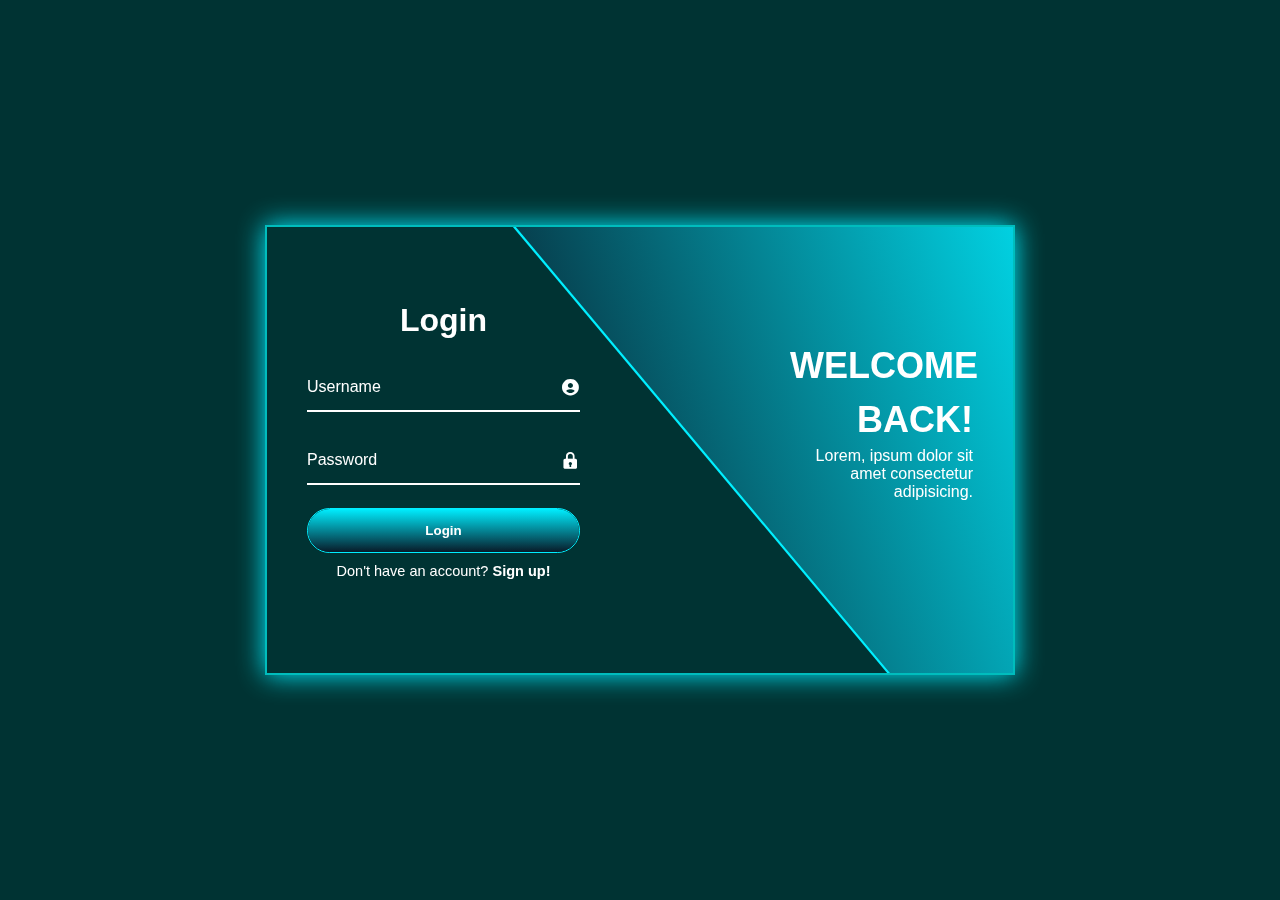
<file: 01-Authentication-template/index.html>
<!DOCTYPE html>
<html lang="en">

<head>
    <meta charset="UTF-8">
    <meta name="viewport" content="width=device-width, initial-scale=1.0">
    <link rel="stylesheet" href="style.css">
    <link href='https://unpkg.com/boxicons@2.1.4/css/boxicons.min.css' rel='stylesheet'>
    <title>login | Register</title>
</head>

<body>
    <div class="wrapper">
        <span class="bg-animation"></span>
        <span class="bg-animation2"></span>
        <div class="form-box login animation" style="--i:1;--j:26">
            <h2 class="animation" style="--i:2;--j:25">Login</h2>
            <form action="#">
                <div class="input-box animation" style="--i:3;--j:24">
                    <input type="text" name="username" required>
                    <label for="username">Username</label>
                    <i class='bx bxs-user-circle'></i>
                </div>
                <div class="input-box animation" style="--i:4;--j:23">
                    <input type="password" name="password" required>
                    <label for="password">Password</label>
                    <i class='bx bxs-lock'></i>
                </div>
                <button class="btn animation" type="submit" style="--i:5;--j:22">Login</button>
                <div class="logreg-link animation" style="--i:6;--j:21">
                    <p>Don't have an account?
                        <a class="sign-up-link" href="#sign-up">Sign up!</a>
                    </p>
                </div>
            </form>
        </div>
        <div class="info-text login">
            <h2 class="animation" style="--i:1;--j:20">Welcome Back!</h2>
            <p class="animation" style="--i:2;--j:21">Lorem, ipsum dolor sit amet consectetur adipisicing.</p>
        </div>

        <!-- ---------- Sign Up ----------- -->

        <div class="form-box sign-up animation">
            <h2 class="animation" style="--i:17;--j:0">Sing Up</h2>
            <form action="#">
                <div class="input-box animation" style="--i:18;--j:1">
                    <input type="text" name="username" required>
                    <label for="username">Username</label>
                    <i class='bx bxs-user-circle'></i>
                </div>
                <div class="input-box animation" style="--i:19;--j:2">
                    <input type="text" name="phoneNumber" required>
                    <label for="phoneNumber">Phone Number</label>
                    <i class='bx bxs-phone'></i>
                </div>
                <div class="input-box animation" style="--i:20;--j:3">
                    <input type="password" name="password" required>
                    <label for="password">Password</label>
                    <i class='bx bxs-lock'></i>
                </div>
                <button class="btn animation" style="--i:22;--j:5" type="submit">Sign Up</button>
                <div class="logreg-link animation" style="--i:23;--j:6">
                    <p>Already have an account?
                        <a class="login-link" href="#">Login!</a>
                    </p>
                </div>
            </form>
        </div>
        <div class="info-text sign-up">
            <h2 class="animation" style="--i:17;--j:0">Welcome Back!</h2>
            <p class="animation" style="--i:18;--j:1">Lorem, ipsum dolor sit amet consectetur adipisicing.</p>
        </div>
    </div>


    <script src="https://code.jquery.com/jquery-3.7.1.slim.min.js" integrity="sha256-kmHvs0B+OpCW5GVHUNjv9rOmY0IvSIRcf7zGUDTDQM8=" crossorigin="anonymous"></script>
    <script src="script.js"></script>
</body>

</html>
</file>
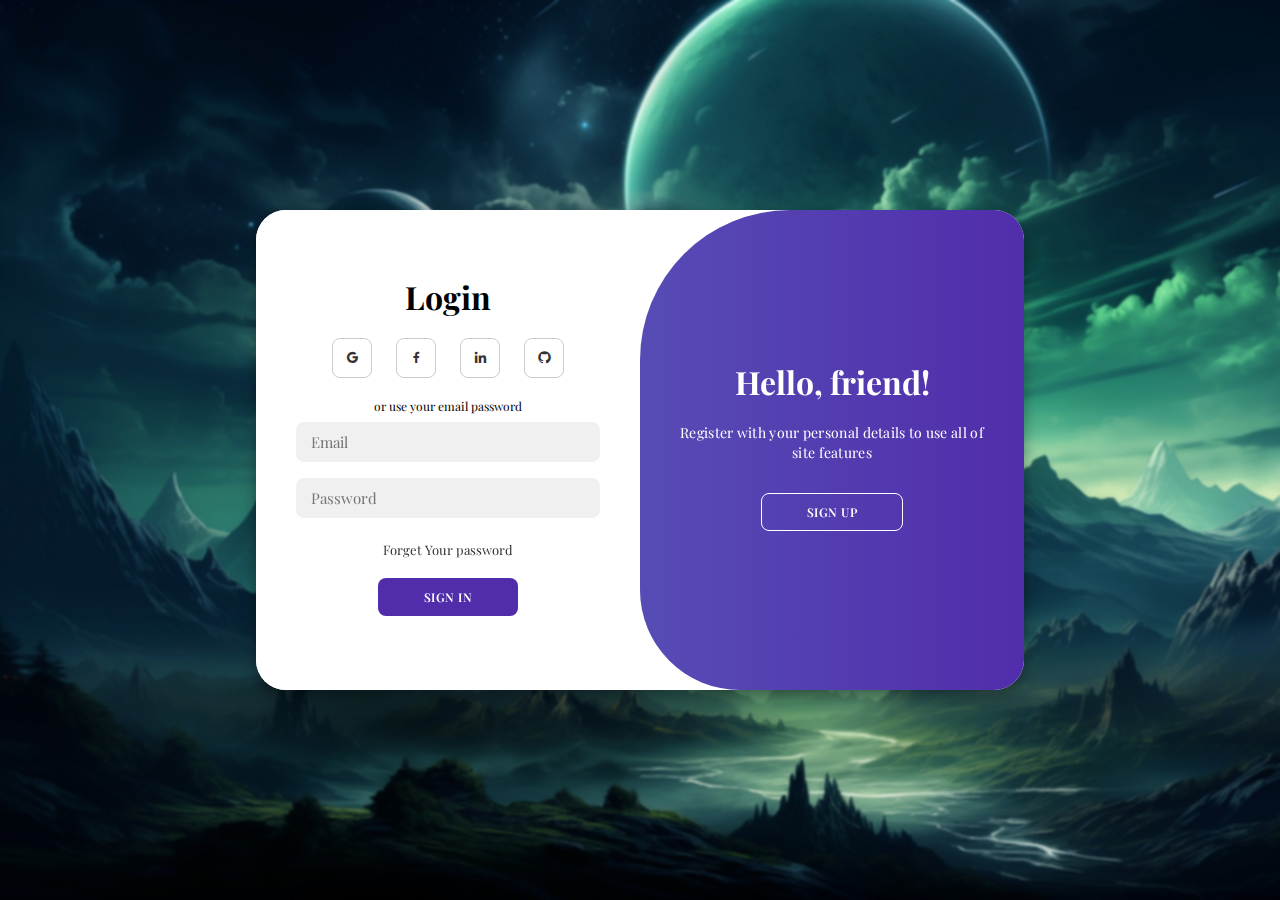
<file: 02-Authentication-template/index.html>
<!DOCTYPE html>
<html lang="en">

<head>
    <meta charset="UTF-8">
    <meta name="viewport" content="width=device-width, initial-scale=1.0">
    <link href='https://unpkg.com/boxicons@2.1.4/css/boxicons.min.css' rel='stylesheet'>
    <link rel="stylesheet" href="style.css">
    <title>Document</title>
</head>

<body>
    <div class="container" id="container">

        <!-- Sing Up -->
        <div class="form-container sign-up">
            <form action="" method="">
                <h1>Create account</h1>
                <div class="social-icons">
                    <a href="#" class="icon"><i class='bx bxl-google'></i></a>
                    <a href="#" class="icon"><i class='bx bxl-facebook'></i></a>
                    <a href="#" class="icon"><i class='bx bxl-linkedin'></i></a>
                    <a href="#" class="icon"><i class='bx bxl-github'></i></a>
                </div>
                <span>or use your email for registeration</span>
                <input type="text" placeholder="Name">
                <input type="email" placeholder="Email">
                <input type="password" placeholder="Password">
                <button type="submit">Sign Up</button>
            </form>
        </div>

        <!-- Sing in -->
        <div class="form-container sign-in">
            <form action="" method="">
                <h1>Login </h1>
                <div class="social-icons">
                    <a href="#" class="icon"><i class='bx bxl-google'></i></a>
                    <a href="#" class="icon"><i class='bx bxl-facebook'></i></a>
                    <a href="#" class="icon"><i class='bx bxl-linkedin'></i></a>
                    <a href="#" class="icon"><i class='bx bxl-github'></i></a>
                </div>
                <span>or use your email password</span>
                <input type="email" placeholder="Email">
                <input type="password" placeholder="Password">
                <a class="forget" href="#">Forget Your password</a>
                <button type="submit">Sign In</button>
            </form>
        </div>
        <div class="toggle-container">
            <div class="toggle">
                <div class="toggle-panel toggle-left">
                    <h1>Welcome Back</h1>
                    <p>Enter your personal details to use all of site features</p>
                    <button class="hidden" id="login">Sign In</button>
                </div>
                <div class="toggle-panel toggle-right">
                    <h1>Hello, friend!</h1>
                    <p>Register with your personal details to use all of site features</p>
                    <button class="hidden" id="register">Sign Up</button>
                </div>
            </div>
        </div>
    </div>


    <script src="script.js"></script>
</body>

</html>
</file>
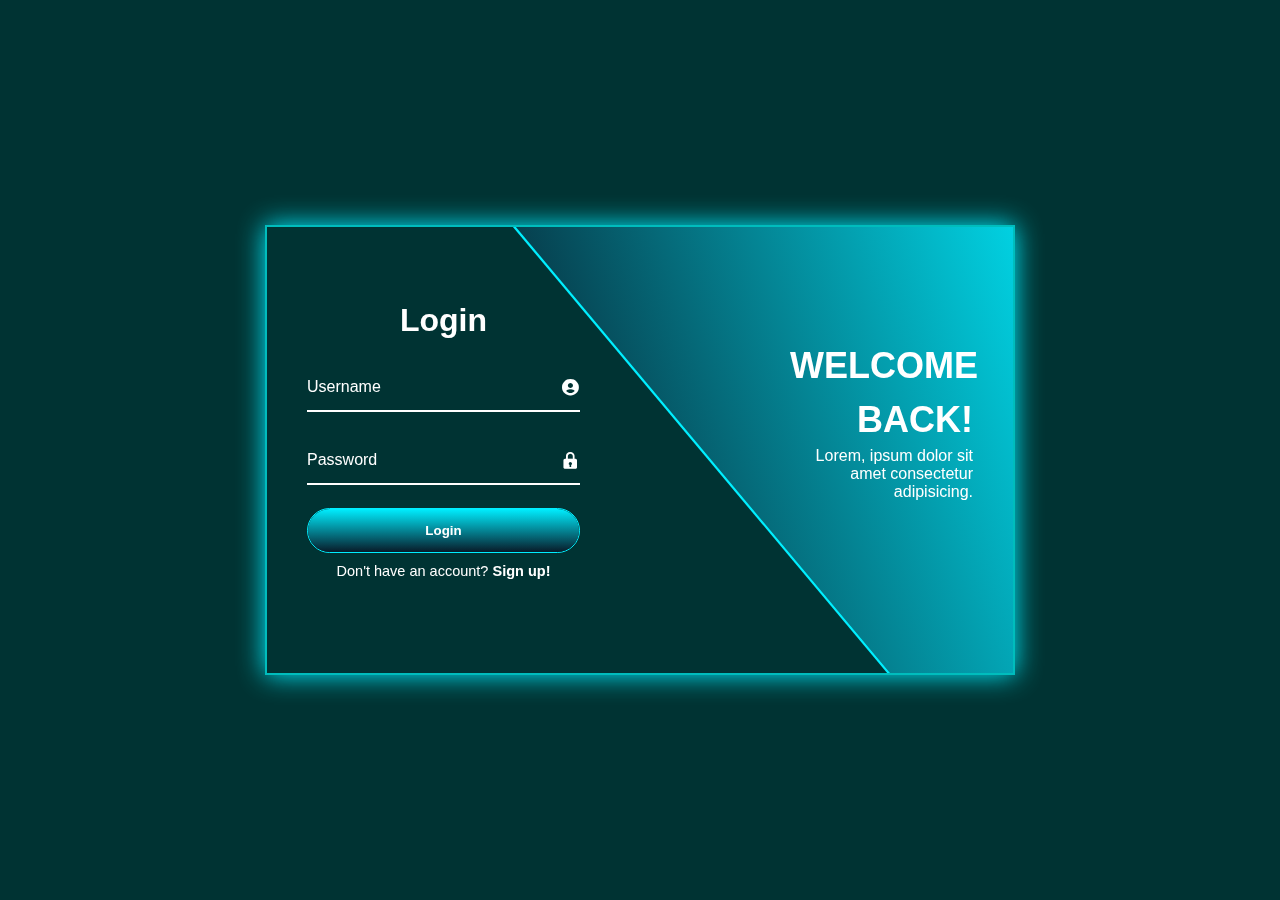
<file: 01-Authentication-template/login&singUp.html>
<!DOCTYPE html>
<html lang="en">

<head>
    <meta charset="UTF-8">
    <meta name="viewport" content="width=device-width, initial-scale=1.0">
    <link rel="stylesheet" href="style.css">
    <link href='https://unpkg.com/boxicons@2.1.4/css/boxicons.min.css' rel='stylesheet'>
    <title>login</title>
</head>

<body>
    <div class="wrapper">
        <span class="bg-animation"></span>
        <span class="bg-animation2"></span>
        <div class="form-box login animation" style="--i:1;--j:26">
            <h2 class="animation" style="--i:2;--j:25">Login</h2>
            <form action="#">
                <div class="input-box animation" style="--i:3;--j:24">
                    <input type="text" name="username" required>
                    <label for="username">Username</label>
                    <i class='bx bxs-user-circle'></i>
                </div>
                <div class="input-box animation" style="--i:4;--j:23">
                    <input type="password" name="password" required>
                    <label for="password">Password</label>
                    <i class='bx bxs-lock'></i>
                </div>
                <button class="btn animation" type="submit" style="--i:5;--j:22">Login</button>
                <div class="logreg-link animation" style="--i:6;--j:21">
                    <p>Don't have an account?
                        <a class="sign-up-link" href="#sign-up">Sign up!</a>
                    </p>
                </div>
            </form>
        </div>
        <div class="info-text login">
            <h2 class="animation" style="--i:1;--j:20">Welcome Back!</h2>
            <p class="animation" style="--i:2;--j:21">Lorem, ipsum dolor sit amet consectetur adipisicing.</p>
        </div>

        <!-- ---------- Sign Up ----------- -->

        <div class="form-box sign-up animation">
            <h2 class="animation" style="--i:17;--j:0">Sing Up</h2>
            <form action="#">
                <div class="input-box animation" style="--i:18;--j:1">
                    <input type="text" name="username" required>
                    <label for="username">Username</label>
                    <i class='bx bxs-user-circle'></i>
                </div>
                <div class="input-box animation" style="--i:19;--j:2">
                    <input type="text" name="phoneNumber" required>
                    <label for="phoneNumber">Phone Number</label>
                    <i class='bx bxs-phone'></i>
                </div>
                <div class="input-box animation" style="--i:20;--j:3">
                    <input type="password" name="password" required>
                    <label for="password">Password</label>
                    <i class='bx bxs-lock'></i>
                </div>
                <button class="btn animation" style="--i:22;--j:5" type="submit">Sign Up</button>
                <div class="logreg-link animation" style="--i:23;--j:6">
                    <p>Already have an account?
                        <a class="login-link" href="#">Login!</a>
                    </p>
                </div>
            </form>
        </div>
        <div class="info-text sign-up">
            <h2 class="animation" style="--i:17;--j:0">Welcome Back!</h2>
            <p class="animation" style="--i:18;--j:1">Lorem, ipsum dolor sit amet consectetur adipisicing.</p>
        </div>
    </div>


    <script src="https://code.jquery.com/jquery-3.7.1.slim.min.js" integrity="sha256-kmHvs0B+OpCW5GVHUNjv9rOmY0IvSIRcf7zGUDTDQM8=" crossorigin="anonymous"></script>
    <script src="script.js"></script>
</body>

</html>
</file>
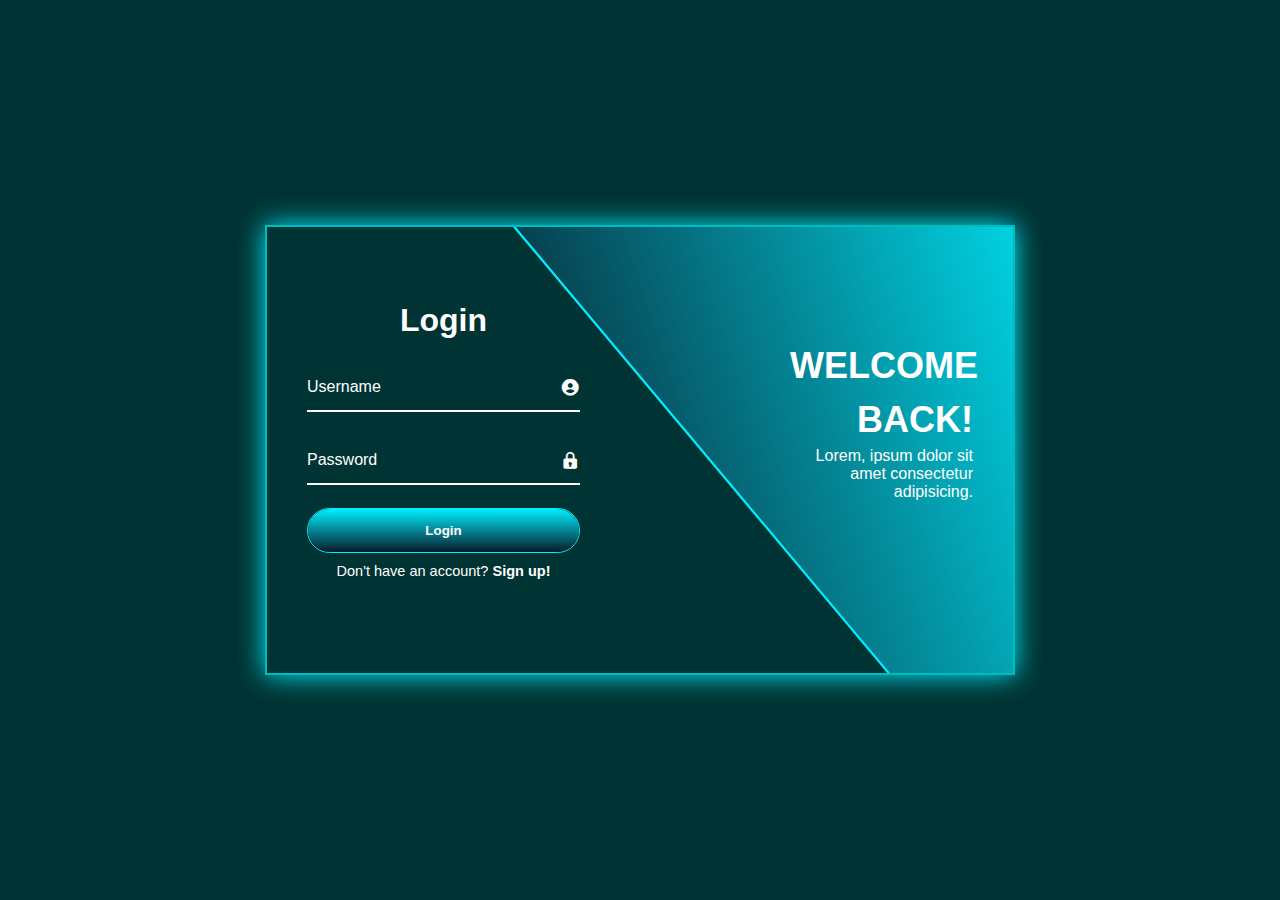
<file: 01-Authentication-template/separate/login.html>
<!DOCTYPE html>
<html lang="en">

<head>
    <meta charset="UTF-8">
    <meta name="viewport" content="width=device-width, initial-scale=1.0">
    <link rel="stylesheet" href="../style.css">
    <link href='https://unpkg.com/boxicons@2.1.4/css/boxicons.min.css' rel='stylesheet'>
    <title>login</title>
</head>

<body>
    <div class="wrapper">
        <span class="bg-animation"></span>
        <div class="form-box login">
            <h2>Login</h2>
            <form action="#">
                <div class="input-box">
                    <input type="text" required name="username" id="username">
                    <label for="username">Username</label>
                    <i class='bx bxs-user-circle'></i>
                </div>
                <div class="input-box">
                    <input type="password" required name="password" id="password">
                    <label for="password">Password</label>
                    <i class='bx bxs-lock'></i>
                </div>
                <button class="btn" type="submit">Login</button>
                <div class="logreg-link">
                    <p>Don't have an account?
                        <a href="signUp.html">Sign up!</a>
                    </p>
                </div>
            </form>
        </div>
        <div class="info-text login">
            <h2>Welcome Back!</h2>
            <p>Lorem, ipsum dolor sit amet consectetur adipisicing.</p>
        </div>
    </div>
</body>

</html>
</file>
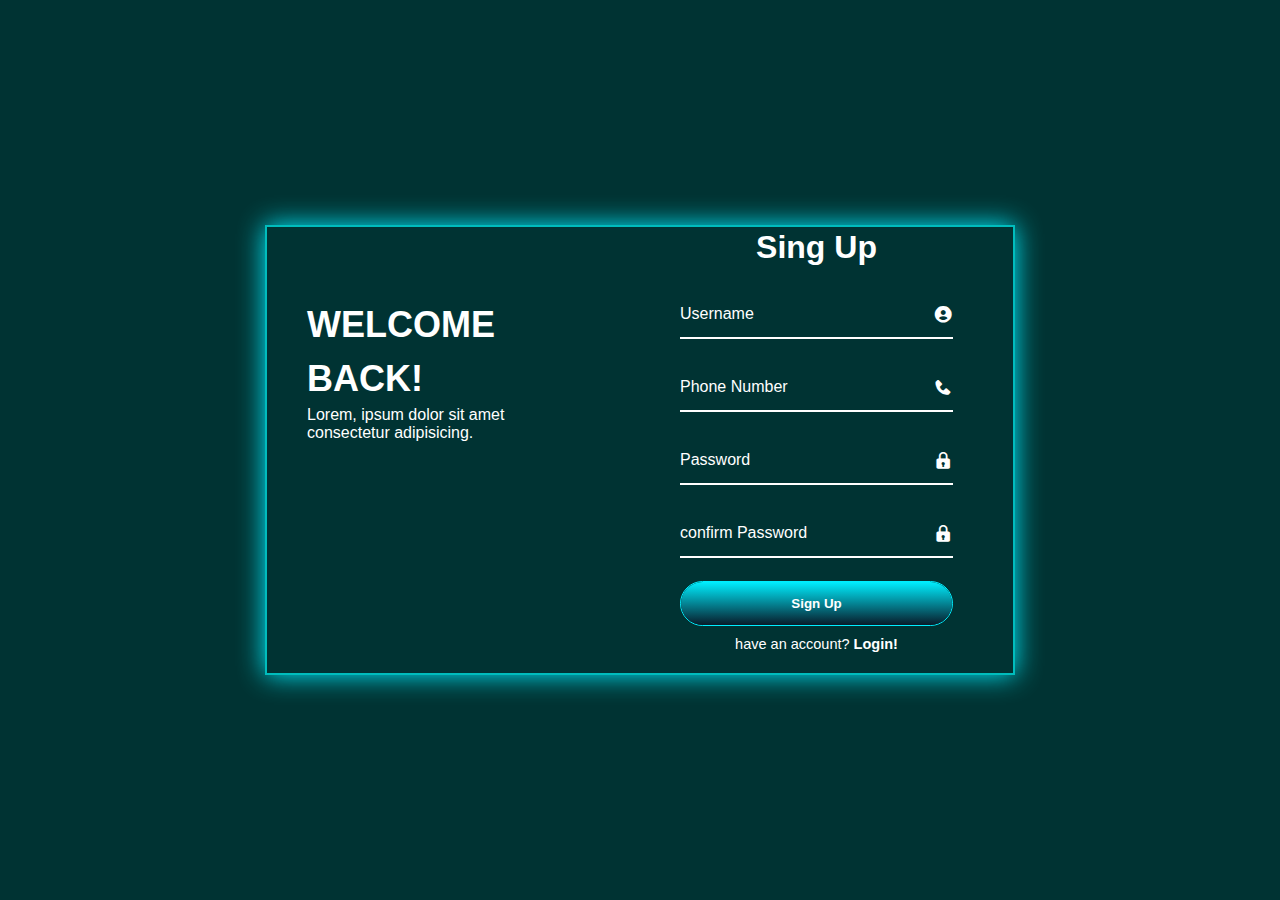
<file: 01-Authentication-template/separate/signUp.html>
<!DOCTYPE html>
<html lang="en">

<head>
    <meta charset="UTF-8">
    <meta name="viewport" content="width=device-width, initial-scale=1.0">
    <link rel="stylesheet" href="../style.css">
    <link href='https://unpkg.com/boxicons@2.1.4/css/boxicons.min.css' rel='stylesheet'>
    <title>sign up</title>
</head>

<body>
    <div class="wrapper">
        <span class="bg-animation-sign-up"></span>
        <div class="form-box sign-up">
            <h2>Sing Up</h2>
            <form action="#">
                <div class="input-box">
                    <input type="text" name="username" id="username" required>
                    <label for="username">Username</label>
                    <i class='bx bxs-user-circle'></i>
                </div>
                <div class="input-box">
                    <input type="text" name="phoneNumber" id="phoneNumber" required>
                    <label for="phoneNumber">Phone Number</label>
                    <i class='bx bxs-phone'></i>
                </div>
                <div class="input-box">
                    <input type="password" name="password" id="password" required>
                    <label for="password">Password</label>
                    <i class='bx bxs-lock'></i>
                </div>
                <div class="input-box">
                    <input type="password" name="confirmPassword" id="confirmPassword" required>
                    <label for="confirmPassword">confirm Password</label>
                    <i class='bx bxs-lock'></i>
                </div>
                <button class="btn" type="submit">Sign Up</button>
                <div class="logreg-link">
                    <p> have an account?
                        <a href="login.html">Login!</a>
                    </p>
                </div>
            </form>
        </div>
        <div class="info-text sign-up">
            <h2>Welcome Back!</h2>
            <p>Lorem, ipsum dolor sit amet consectetur adipisicing.</p>
        </div>
    </div>
</body>

</html>
</file>
<file: 01-Authentication-template/style.css>
* {
    margin: 0;
    padding: 0;
    box-sizing: border-box;
    font-family: Verdana, Geneva, Tahoma, sans-serif;
}

body {
    display: flex;
    justify-content: center;
    align-items: center;
    min-height: 100vh;
    background-color: rgb(0, 51, 51);
}

.wrapper {
    position: relative;
    height: 450px;
    width: 750px;
    background-color: transparent;
    border: 2px solid rgb(0, 189, 189);
    overflow: hidden;
    box-shadow: 0 0 25px #0ef;
}

.wrapper .form-box {
    position: absolute;
    top: 0;
    width: 50%;
    height: 100%;
    display: flex;
    flex-direction: column;
    justify-content: center;
}

.wrapper .form-box.login {
    left: 0;
    padding: 0 60px 0 40px;
}

.wrapper .form-box.login .animation {
    transform: translateX(0);
    opacity: 1;
    filter: blur(0);
    transition: .7s ease;
    transition-delay: calc(.1s* var(--j));
}

.wrapper.active .form-box.login .animation {
    transform: translateX(-120%);
    opacity: 0;
    filter: blur(10px);
    transition-delay: calc(.1s * var(--i));
}

.form-box h2 {
    font-size: 32px;
    color: #fff;
    text-align: center;
}

.form-box .input-box {
    position: relative;
    width: 100%;
    height: 50px;
    margin: 23px 0;
}

.input-box input {
    width: 100%;
    height: 100%;
    background-color: transparent;
    border: none;
    outline: none;
    border-bottom: 2px solid #fff;
    font-size: 16px;
    font-weight: 500;
    color: #fff;
    padding-right: 23px;
    transition: .5s;

}

.input-box input:focus,
.input-box input:valid {
    border-bottom-color: #0ef;
}


.input-box label {
    position: absolute;
    top: 50%;
    left: 0px;
    transform: translateY(-50%);
    font-size: 16px;
    color: #fff;
    pointer-events: none;
    transition: 0.5s;
}

.input-box input:focus~label,
.input-box input:valid~label {
    top: -5px;
    color: #0ef;
}

.input-box i {
    position: absolute;
    top: 50%;
    right: 0;
    transform: translateY(-50%);
    color: #fff;
    font-size: 20px;
}

.input-box input:focus~i,
.input-box input:valid~i {
    color: #0ef;
}

.btn {
    position: relative;
    height: 45px;
    width: 100%;
    background: transparent;
    border: 1px solid #0ef;
    font-weight: 600;
    outline: none;
    border-radius: 45px;
    cursor: pointer;
    z-index: 1;
    overflow: hidden;
    color: #fff;
}

.btn::before {
    content: '';
    position: absolute;
    top: -100%;
    left: 0;
    height: 300%;
    width: 100%;
    background: linear-gradient(#081b29, #0ef, #081b29, #0ef);
    z-index: -1;
    transition: .5s;
}

.btn:hover::before {
    top: 0;
}

.form-box .logreg-link {
    font-size: 14.5px;
    color: #fff;
    text-align: center;
    margin: 10px 0 20px;
}

.logreg-link p a {
    color: #fff;
    text-decoration: none;
    font-weight: 600;
}

.logreg-link p a:hover {
    text-decoration: underline;
}

.wrapper .info-text {
    position: absolute;
    top: 0;
    right: 0;
    width: 50%;
    height: 100%;
    display: flex;
    flex-direction: column;
    justify-content: center;
}

.wrapper .info-text.login {
    right: 0;
    text-align: right;
    padding: 0 40px 60px 150px;
}

.wrapper .info-text.login .animation {
    transform: translateX(0);
    opacity: 1;
    filter: blur(0);
    transition: .7s ease;
    transition-delay: calc(.1s * var(--j));
}

.wrapper.active .info-text.login .animation {
    transform: translateX(120%);
    opacity: 0;
    filter: blur(10px);
    transition-delay: calc(.1s * var(--i));
}


.info-text h2 {
    font-size: 36px;
    color: #fff;
    line-height: 1.5;
    text-transform: uppercase;
}

.info-text p {
    color: #fff;
    font-size: 16px;
}

.wrapper .bg-animation {
    position: absolute;
    top: -4px;
    right: 0;
    width: 850px;
    height: 600px;
    background: linear-gradient(45deg, #081b29, #0ef);
    border-bottom: 3px solid #0ef;
    transform: rotate(10deg) skewY(40deg);
    transform-origin: bottom right;
    transition: 1.9s ease;
    transition-delay: 1.3s;
}

.wrapper.active .bg-animation {
    transition-delay: .5s;
    transform: rotate(0) skewY(0);
}

.wrapper .bg-animation2 {
    position: absolute;
    top: 100%;
    left: 250px;
    width: 850px;
    height: 700px;
    background: #081b29;
    border-bottom: 3px solid #0ef;
    transform: rotate(0) skewY(0);
    transform-origin: bottom left;
    transition: 1.2s ease;
    transition-delay: .5s;
}

.wrapper.active .bg-animation2 {
    transform: rotate(-12deg) skewY(-42deg);
    transition-delay: 1.2s;
}

.wrapper .form-box.sign-up {
    right: 0;
    padding: 0 60px 0 40px;
    pointer-events: none;
}

.wrapper.active .form-box.sign-up {
    pointer-events: auto;
}

.wrapper .form-box.sign-up .animation {
    transform: translateX(125%);
    opacity: 0;
    filter: blur(10px);
    transition: .7s ease;
    transition-delay: calc(.1s* var(--j));
}

.wrapper.active .form-box.sign-up .animation {
    transform: translateX(0);
    opacity: 1;
    filter: blur(0);
    transition-delay: calc(.1s* var(--i));
}

.wrapper .info-text.sign-up {
    left: 0;
    text-align: left;
    padding: 0 130px 160px 40px;
    pointer-events: none;
}
.wrapper.active .info-text.sign-up {
pointer-events: auto;
}
.wrapper .info-text.sign-up .animation {
    transform: translateX(-125%);
    transition: 0.7s ease;
}

.wrapper.active .info-text.sign-up .animation {
    transform: translateX(0);
    opacity: 1;
    filter: blur(0);
    transition-delay: calc(.1s* var(--i));
}
</file>
<file: 02-Authentication-template/style.css>
@import url("https://fonts.googleapis.com/css2?family=Playfair+Display:ital,wght@0,400..900;1,400..900&display=swap");

* {
  margin: 0;
  padding: 0;
  box-sizing: border-box;
  font-family: "Playfair Display", sans-serif;
}

body {
  background: url("./images/back.jpg") no-repeat;
  background-size: cover;
  backdrop-filter: blur(1px);
  display: flex;
  align-items: center;
  justify-content: center;
  flex-direction: column;
  height: 100vh;
}

.container {
  background-color: #fff;
  border-radius: 30px;
  box-shadow: 0 5px 15px rgba(0, 0, 0, 0.35);
  position: relative;
  overflow: hidden;
  width: 768px;
  max-width: 100%;
  min-height: 480px;
}

.container p {
  font-size: 14px;
  line-height: 20px;
  letter-spacing: 0.3px;
  margin: 20px 0;
}

.container span {
  font-size: 12px;
}

.container a {
  color: #333;
  font-size: 13px;
  text-decoration: none;
  margin: 15px 0 10px;
}

.container .forget:hover {
  color: #000000;
  text-decoration: underline;
}

.container button {
  background-color: #512dab;
  color: #fff;
  font-size: 12px;
  padding: 10px 45px;
  border: 1px solid transparent;
  font-weight: 600;
  border-radius: 8px;
  text-transform: uppercase;
  letter-spacing: 0.5px;
  margin: 10px;
  cursor: pointer;
}

.container button.hidden {
  background-color: transparent;
  border-color: #fff;
}

.container form {
  background-color: #fff;
  display: flex;
  align-items: center;
  justify-content: center;
  flex-direction: column;
  padding: 0 40px;
  height: 100%;
}

.container input {
  background-color: #f0f0f0;
  border: none;
  margin: 8px 0;
  padding: 10px 15px;
  outline: none;
  font-size: 15px;
  width: 100%;
  border-radius: 8px;
}

.form-container {
  position: absolute;
  top: 0;
  height: 100%;
  transition: all 0.6s ease-in-out;
}

.sign-in {
  left: 0;
  width: 50%;
  z-index: 2;
}

.container.active .sign-in {
  transform: translateX(100%);
}

.sign-up {
  left: 0;
  width: 50%;
  opacity: 0;
  z-index: 1;
}

.container.active .sign-up {
  transform: translateX(100%);
  opacity: 1;
  z-index: 5;
  animation: move 0.6s;
}

@keyframes move {
  0%,
  49.99% {
    opacity: 0;
    z-index: 1;
  }
  50%,
  100% {
    opacity: 1;
    z-index: 5;
  }
}

.social-icons {
  margin: 20px 0;
}

.social-icons a {
  border: 1px solid #ccc;
  border-radius: 20%;
  display: inline-flex;
  justify-content: center;
  align-items: center;
  margin: 0 10px;
  width: 40px;
  height: 40px;
  transition: all 0.2s ease-in-out;
  font-size: 15px;
}

.social-icons a:hover {
  background-color: #5c6bc0;
  color: #c9d6ff;
}

.toggle-container {
  position: absolute;
  top: 0;
  left: 50%;
  width: 50%;
  height: 100%;
  overflow: hidden;
  transition: all 0.6s ease-in-out;
  border-radius: 150px 0 0 100px;
  z-index: 1000;
}

.container.active .toggle-container {
  transform: translateX(-100%);
  border-radius: 0 150px 100px 0;
}

.toggle {
  background-color: #512dab;
  height: 100%;
  background: linear-gradient(to right, #5c6bc0, #512dab);
  color: #fff;
  position: relative;
  left: -100%;
  height: 100%;
  width: 200%;
  transform: translateX(0);
  transition: all 0.6s ease-in-out;
}

.container.active .toggle {
  transform: translateX(50%);
}

.toggle-panel {
  position: absolute;
  top: 0;
  width: 50%;
  height: 100%;
  display: flex;
  align-items: center;
  justify-content: center;
  flex-direction: column;
  padding: 0 30px;
  text-align: center;
  transform: translateX(0);
  transition: all 0.6s ease-in-out;
}

.toggle-left {
  transform: translateX(-200%);
}

.container.active .toggle-left {
  transform: translateX(0);
}

.toggle-right {
  right: 0;
  transform: translateX(0);
}

.container.active .toggle-right {
  transform: translateX(200%);
}
</file>
